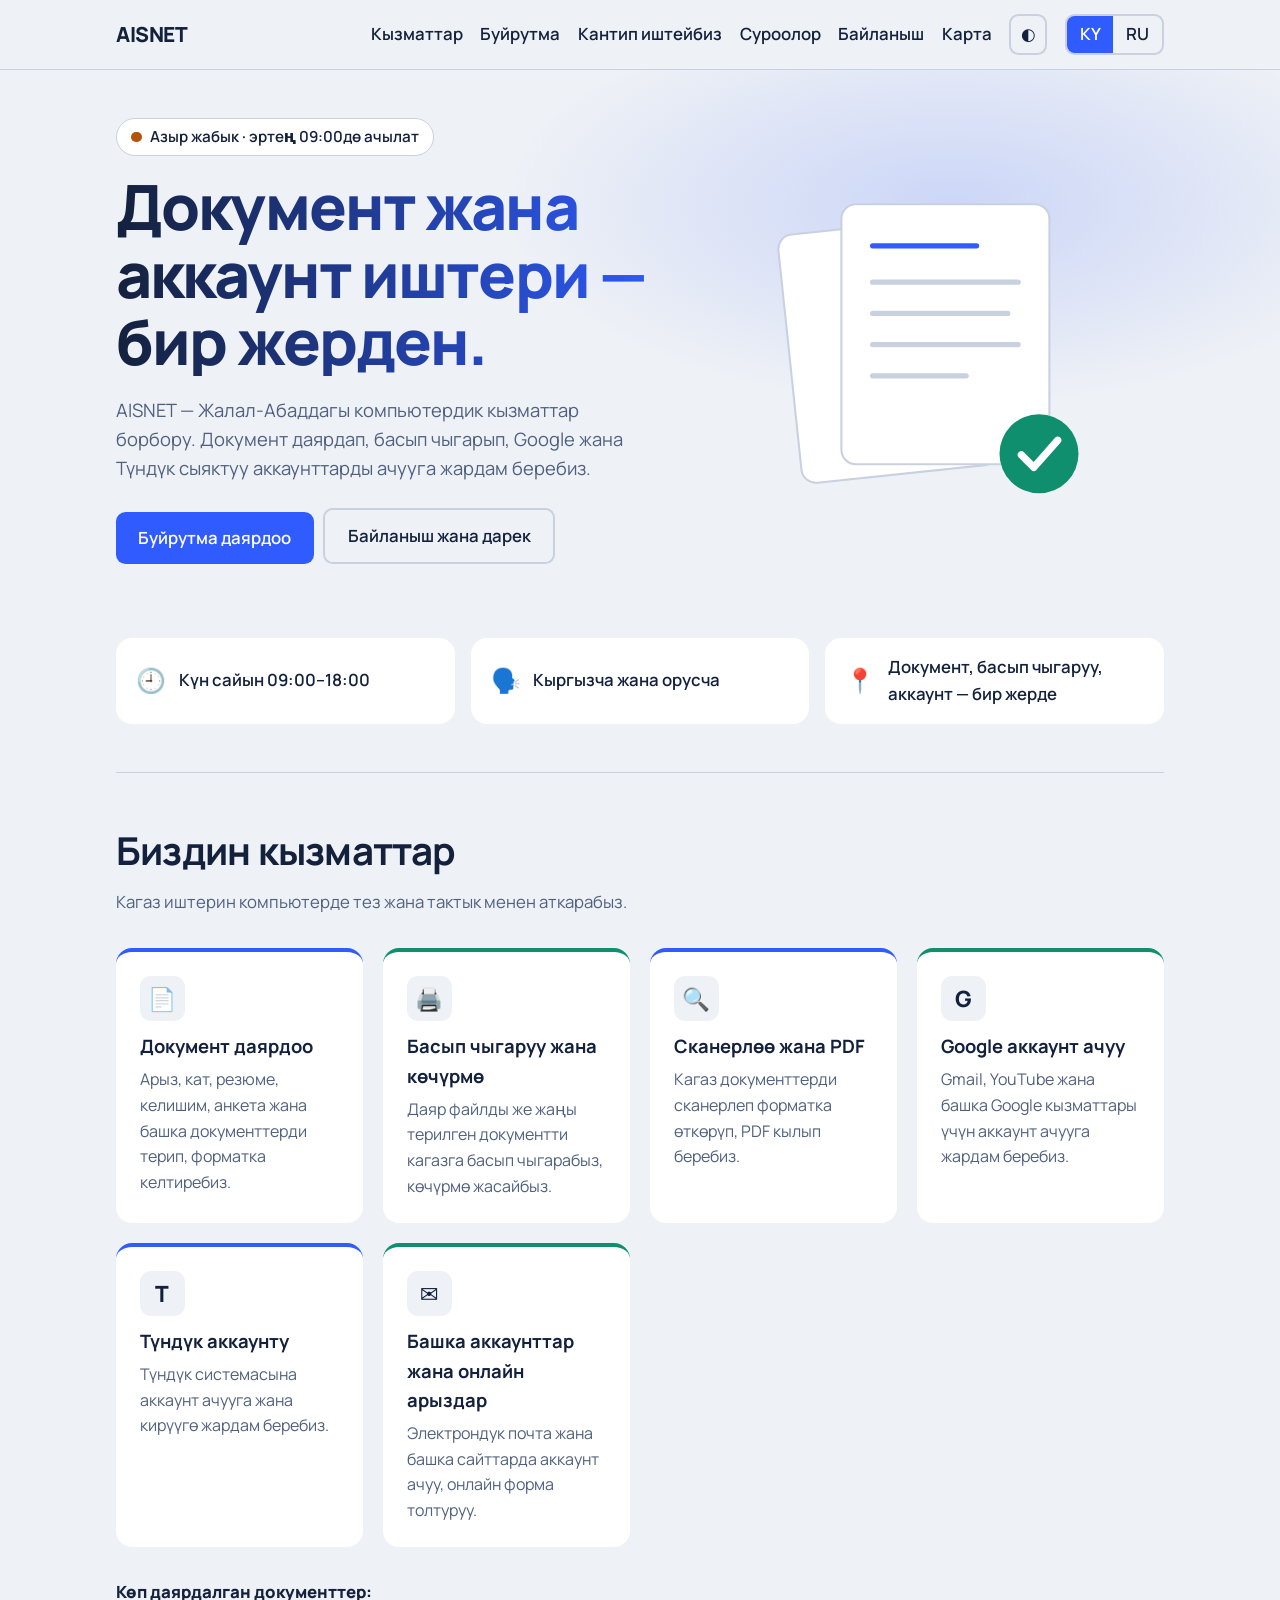
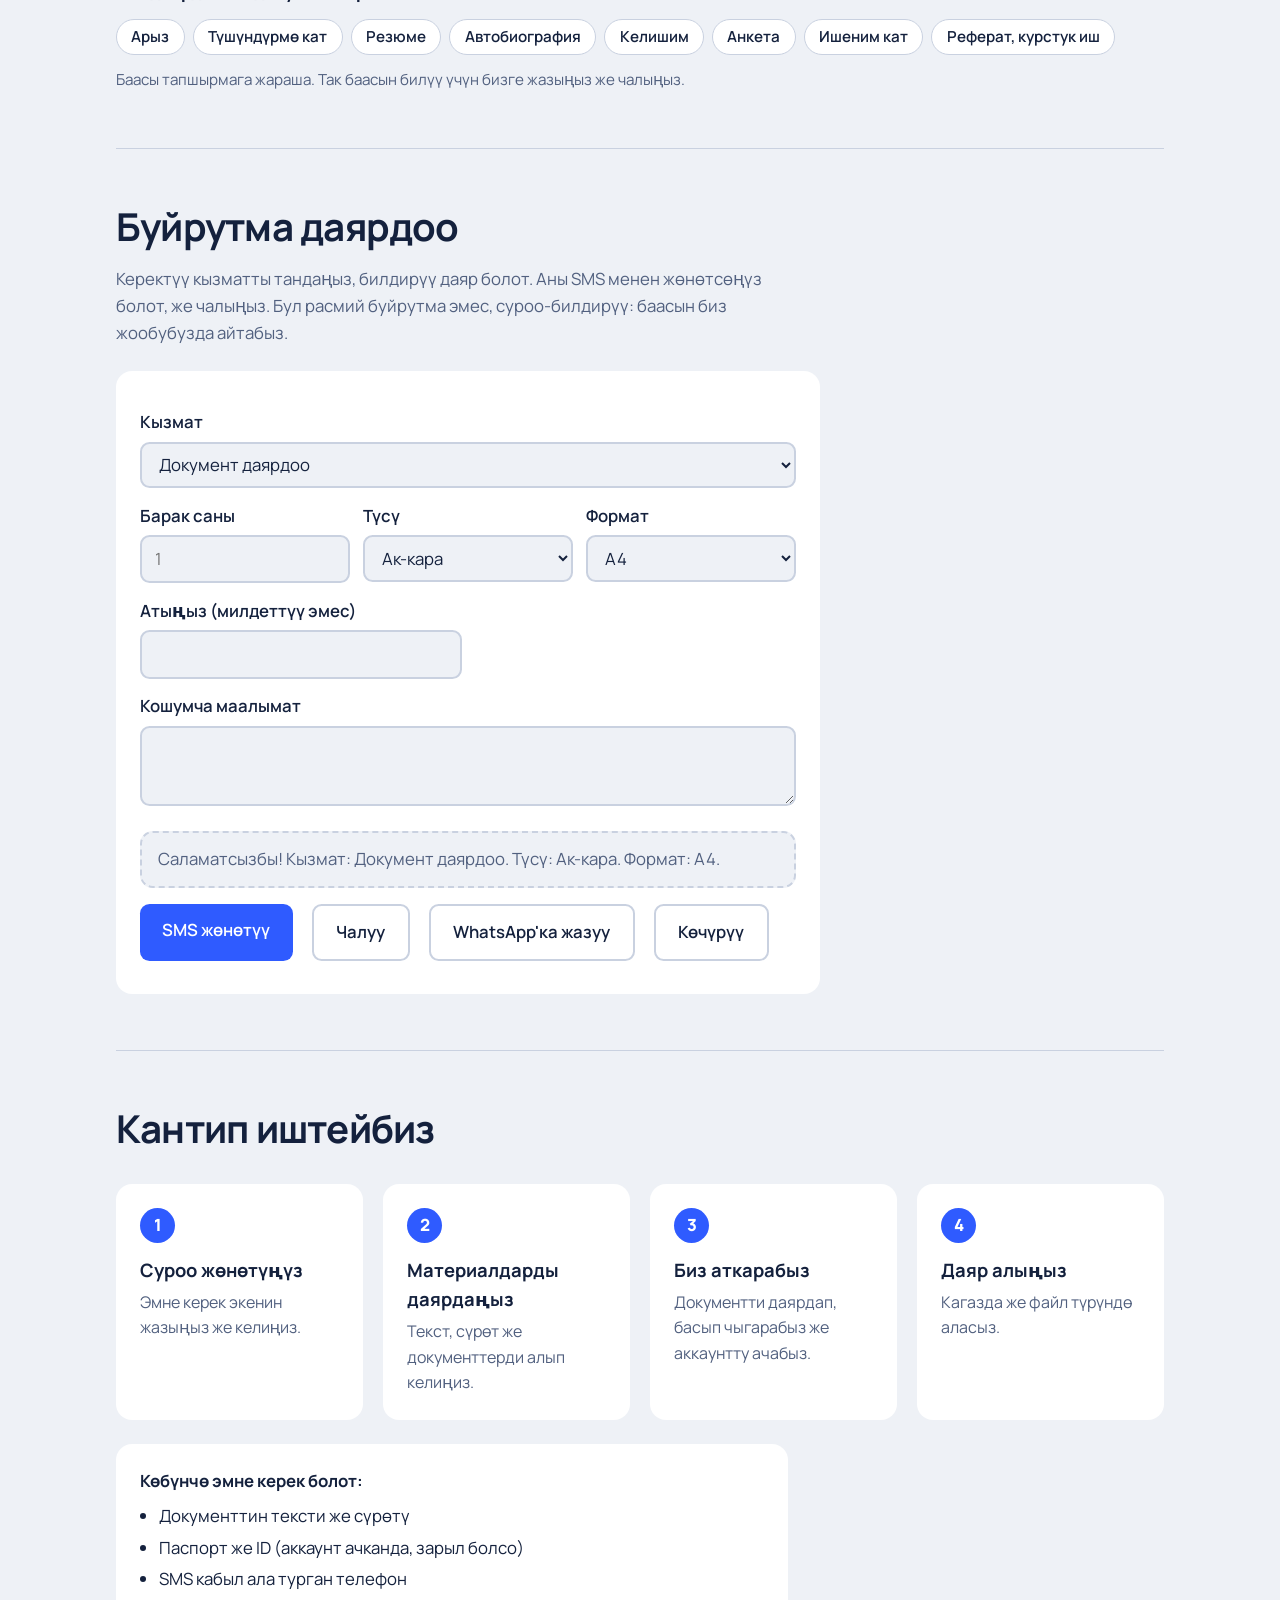
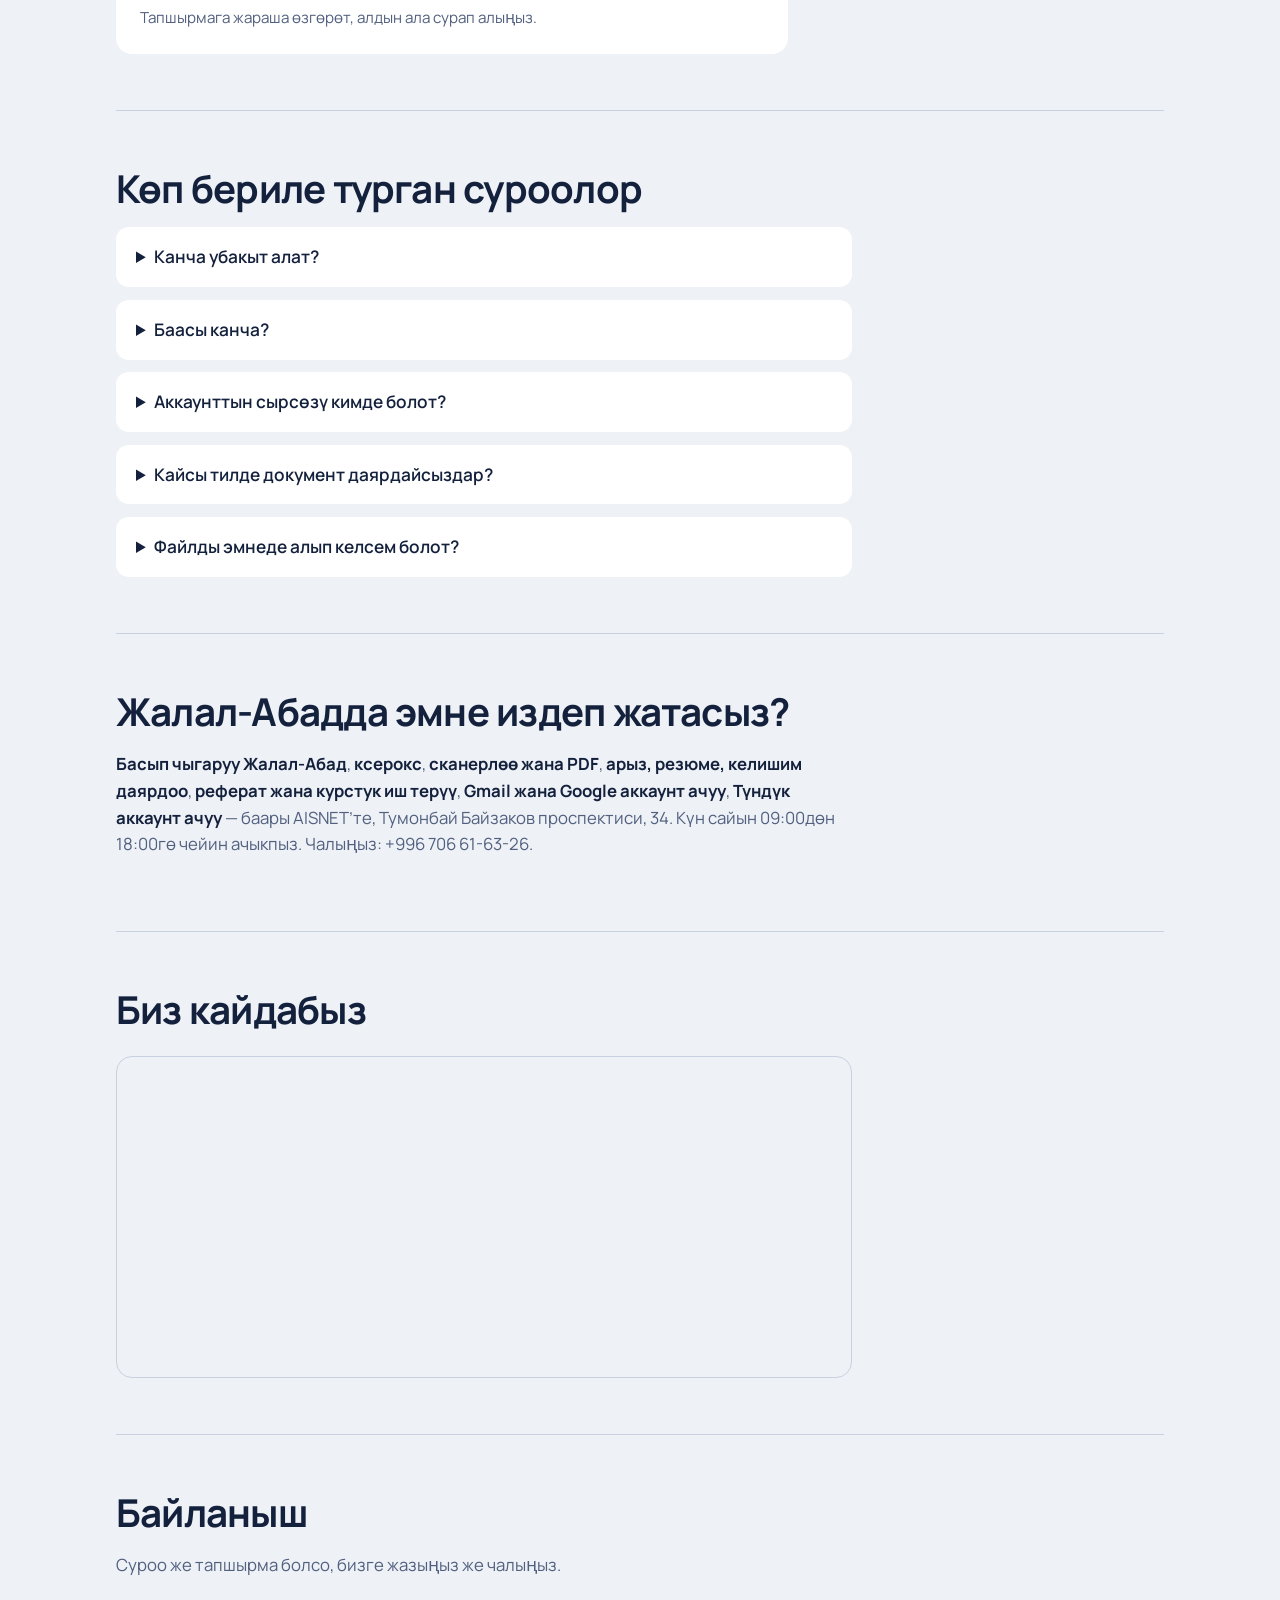
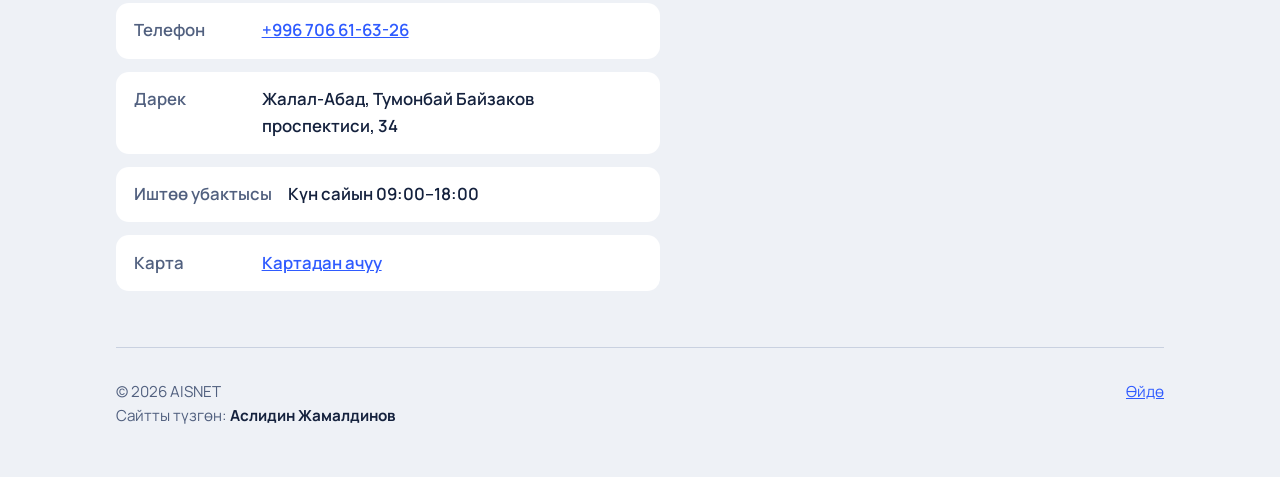
<file: index.html>
<!DOCTYPE html>
<html lang="ky">
<head>
<meta charset="utf-8">
<meta name="viewport" content="width=device-width, initial-scale=1, viewport-fit=cover">
<meta name="color-scheme" content="light dark">
<meta name="theme-color" content="#2f5bff">
<title>AISNET Жалал-Абад – басып чыгаруу, документ, аккаунт ачуу</title>
<meta name="description" content="AISNET, Жалал-Абад: басып чыгаруу, ксерокс, сканерлөө, документ даярдоо (арыз, резюме, келишим), Google жана Түндүк аккаунтун ачуу. Күн сайын 09:00–18:00. Тел: +996 706 61-63-26. Печать и документы в Джалал-Абаде.">
<meta name="keywords" content="басып чыгаруу Жалал-Абад, ксерокс Жалал-Абад, сканер, документ даярдоо, арыз, резюме, Gmail ачуу, Google аккаунт, Түндүк аккаунт, печать Джалал-Абад, ксерокс, сканирование, набор текста, создать Gmail, аккаунт Түндүк, AISNET">
<meta name="robots" content="index,follow,max-image-preview:large">
<meta name="geo.region" content="KG-J">
<meta name="geo.placename" content="Жалал-Абад">
<link rel="canonical" href="https://pocaevpoca74-cmyk.github.io/aisnet/">
<link rel="icon" href="data:image/svg+xml,%3Csvg xmlns='http://www.w3.org/2000/svg' viewBox='0 0 100 100'%3E%3Ctext y='.9em' font-size='90'%3E📄%3C/text%3E%3C/svg%3E">
<meta property="og:type" content="website">
<meta property="og:title" content="AISNET Жалал-Абад – басып чыгаруу, документ, аккаунт ачуу">
<meta property="og:description" content="Басып чыгаруу, ксерокс, сканерлөө, документ даярдоо, Google жана Түндүк аккаунттарын ачуу. Жалал-Абад, Тумонбай Байзаков проспектиси, 34.">
<meta property="og:url" content="https://pocaevpoca74-cmyk.github.io/aisnet/">
<meta property="og:locale" content="ky_KG">
<meta property="og:locale:alternate" content="ru_RU">
<meta name="twitter:card" content="summary">
<script type="application/ld+json">{"@context":"https://schema.org","@type":["LocalBusiness","ProfessionalService"],"name":"AISNET","url":"https://pocaevpoca74-cmyk.github.io/aisnet/","description":"Басып чыгаруу, ксерокс, сканерлөө, документ даярдоо жана Google, Түндүк аккаунттарын ачуу. Печать, копии, сканирование, документы и открытие аккаунтов.","telephone":"+996706616326","priceRange":"$","address":{"@type":"PostalAddress","streetAddress":"Тумонбай Байзаков проспектиси, 34","addressLocality":"Жалал-Абад","postalCode":"715600","addressCountry":"KG"},"openingHoursSpecification":{"@type":"OpeningHoursSpecification","dayOfWeek":["Monday","Tuesday","Wednesday","Thursday","Friday","Saturday","Sunday"],"opens":"09:00","closes":"18:00"},"areaServed":"Жалал-Абад","founder":{"@type":"Person","name":"Aslidin Jamaldinov"},"knowsLanguage":["ky","ru"],"hasOfferCatalog":{"@type":"OfferCatalog","name":"Кызматтар","itemListElement":[{"@type":"Offer","itemOffered":{"@type":"Service","name":"Басып чыгаруу жана ксерокс"}},{"@type":"Offer","itemOffered":{"@type":"Service","name":"Документ даярдоо"}},{"@type":"Offer","itemOffered":{"@type":"Service","name":"Сканерлөө жана PDF"}},{"@type":"Offer","itemOffered":{"@type":"Service","name":"Google аккаунт ачуу"}},{"@type":"Offer","itemOffered":{"@type":"Service","name":"Түндүк аккаунту"}}]}}</script>
<script type="application/ld+json">{"@context":"https://schema.org","@type":"FAQPage","mainEntity":[{"@type":"Question","name":"Канча убакыт алат?","acceptedAnswer":{"@type":"Answer","text":"Жөнөкөй документ же басып чыгаруу бир нече мүнөттө бүтөт. Татаал тапшырмалар көбүрөөк убакыт алышы мүмкүн."}},{"@type":"Question","name":"Баасы канча?","acceptedAnswer":{"@type":"Answer","text":"Баасы кызматка жана көлөмүнө жараша. Суроо жөнөтсөңүз, так баасын айтабыз."}},{"@type":"Question","name":"Аккаунттын сырсөзү кимде болот?","acceptedAnswer":{"@type":"Answer","text":"Сырсөздү өзүңүз коёсуз жана аны эч кимге айтпашыңыз керек. Аккаунт сиздики."}},{"@type":"Question","name":"Кайсы тилде документ даярдайсыздар?","acceptedAnswer":{"@type":"Answer","text":"Кыргызча жана орусча документтерди даярдайбыз."}},{"@type":"Question","name":"Файлды эмнеде алып келсем болот?","acceptedAnswer":{"@type":"Answer","text":"Флешкада же телефонуңузда алып келиңиз. Файлдын форматына күмөн болсо, алдын ала чалып сураңыз."}}]}</script>
<link rel="preconnect" href="https://fonts.googleapis.com">
<link rel="preconnect" href="https://fonts.gstatic.com" crossorigin>
<link href="https://fonts.googleapis.com/css2?family=Manrope:wght@400;600;800&display=swap" rel="stylesheet">
<style>
:root{--ink:#14213d;--paper:#eef1f6;--card:#fff;--signal:#2f5bff;--mint:#0f8f6e;--line:#c9d1e0;--muted:#51607f;--onsignal:#fff;--warn:#b45309;box-sizing:border-box;padding-top:env(safe-area-inset-top,0px);padding-bottom:env(safe-area-inset-bottom,0px)}
@media (prefers-color-scheme:dark){:root:not([data-theme="light"]){--ink:#e8edf8;--paper:#0e1526;--card:#16203a;--signal:#7d9bff;--mint:#3fd6b0;--line:#2a3657;--muted:#9aa8c8;--onsignal:#0e1526;--warn:#fbbf24}}
:root[data-theme="dark"]{--ink:#e8edf8;--paper:#0e1526;--card:#16203a;--signal:#7d9bff;--mint:#3fd6b0;--line:#2a3657;--muted:#9aa8c8;--onsignal:#0e1526;--warn:#fbbf24}
*{box-sizing:border-box}
html{scroll-behavior:smooth;scroll-padding-top:4.5rem}
body{margin:0;background:var(--paper);color:var(--ink);font-family:"Manrope",system-ui,-apple-system,"Segoe UI",Roboto,Arial,sans-serif;line-height:1.6;font-size:1.05rem}
html[lang="ky"] .ru,html[lang="ru"] .ky{display:none!important}
a{color:var(--signal)}
a:focus-visible,button:focus-visible,summary:focus-visible,input:focus-visible,select:focus-visible,textarea:focus-visible{outline:3px solid var(--signal);outline-offset:3px}
.skip{position:absolute;left:-999px;top:0;background:var(--signal);color:var(--onsignal);padding:.6rem 1rem;z-index:20;border-radius:0 0 .6rem 0}
.skip:focus{left:0}
.wrap{max-width:68rem;margin:0 auto;padding:0 1.25rem}
.prog{position:fixed;top:0;left:0;height:3px;width:0;background:var(--mint);z-index:9}
header.bar{position:sticky;top:0;z-index:5;background:var(--paper);border-bottom:1px solid var(--line)}
nav{display:flex;justify-content:space-between;align-items:center;padding:.9rem 0;gap:1rem}
nav b{font-size:1.3rem;font-weight:800;letter-spacing:-.02em}
.links{display:flex;align-items:center;gap:1.1rem;min-width:0;overflow-x:auto;scrollbar-width:none}
.links a{color:var(--ink);text-decoration:none;font-weight:600;white-space:nowrap}
.links a:hover{color:var(--signal)}
.lang{display:flex;border:2px solid var(--line);border-radius:.6rem;overflow:hidden;flex:none}
.lang button,.ico{font:inherit;font-weight:600;border:0;background:transparent;color:var(--ink);padding:.3rem .8rem;cursor:pointer}
.ico{border:2px solid var(--line);border-radius:.6rem;padding:.3rem .6rem;flex:none}
.lang button[aria-pressed="true"]{background:var(--signal);color:var(--onsignal)}
.hero{display:grid;grid-template-columns:1.1fr .9fr;gap:2rem;align-items:center;padding:3rem 0 3.5rem}
h1{font-size:clamp(2.1rem,5.6vw,3.9rem);line-height:1.08;margin:0 0 1.25rem;font-weight:800;letter-spacing:-.03em}
.hero p{max-width:34rem;color:var(--muted);font-size:1.15rem;margin:0 0 1.5rem}
.badge{display:inline-flex;align-items:center;gap:.5rem;background:var(--card);border:1px solid var(--line);border-radius:2rem;padding:.35rem .9rem;font-weight:600;font-size:.95rem;margin-bottom:1.1rem}
.dot{width:.65rem;height:.65rem;border-radius:50%;background:var(--muted)}
.badge.open .dot{background:var(--mint);box-shadow:0 0 0 4px color-mix(in srgb,var(--mint) 25%,transparent)}
.badge.closed .dot{background:var(--warn)}
.btn{display:inline-block;background:var(--signal);color:var(--onsignal);padding:.8rem 1.4rem;border-radius:.6rem;font-weight:600;text-decoration:none;margin:0 .6rem .6rem 0;border:0;font:inherit;font-weight:600;cursor:pointer}
.btn.alt{background:transparent;color:var(--ink);border:2px solid var(--line)}
svg.art{width:100%;height:auto;max-width:26rem;justify-self:center}
.art .sheet{fill:var(--card);stroke:var(--line);stroke-width:2}
.art .ln{stroke:var(--line);stroke-width:5;stroke-linecap:round}
.art .ln.s{stroke:var(--signal)}
.art .ok{fill:var(--mint)}
.art .tick{fill:none;stroke:var(--onsignal);stroke-width:7;stroke-linecap:round;stroke-linejoin:round}
.art .pulse{animation:pop 2.4s ease-in-out infinite;transform-origin:300px 270px}
@keyframes pop{0%,100%{transform:scale(1)}50%{transform:scale(1.08)}}
.why{display:grid;grid-template-columns:repeat(auto-fit,minmax(14rem,1fr));gap:1rem;padding-bottom:3rem}
.why div{background:var(--card);border-radius:1rem;padding:1rem 1.25rem;display:flex;gap:.8rem;align-items:center;font-weight:600}
.why i{font-style:normal;font-size:1.5rem}
section{padding:3.5rem 0;border-top:1px solid var(--line)}
section[hidden]{display:none}
h2{font-size:clamp(1.7rem,4vw,2.4rem);letter-spacing:-.02em;margin:0 0 1rem;line-height:1.15}
.lead{max-width:42rem;color:var(--muted)}
.grid{display:grid;grid-template-columns:repeat(auto-fit,minmax(15rem,1fr));gap:1.25rem;margin-top:2rem}
.svc{background:var(--card);border-radius:1rem;padding:1.5rem;border-top:4px solid var(--signal)}
.svc:nth-child(even){border-color:var(--mint)}
.svc .ic{display:grid;place-items:center;width:2.8rem;height:2.8rem;border-radius:.7rem;background:var(--paper);font-size:1.4rem;font-weight:800;margin-bottom:.7rem}
.svc h3{margin:0 0 .35rem;font-size:1.15rem}
.svc p{margin:0;color:var(--muted);font-size:1rem}
.chips{display:flex;flex-wrap:wrap;gap:.5rem;margin-top:.8rem}
.chips span{background:var(--card);border:1px solid var(--line);border-radius:2rem;padding:.3rem .9rem;font-weight:600;font-size:.95rem}
.sub{margin:2rem 0 0;font-weight:800}
.plist{max-width:42rem;margin-top:1.5rem;background:var(--card);border-radius:1rem;padding:.5rem 1.25rem}
.plist div{display:flex;justify-content:space-between;gap:1rem;padding:.75rem 0;border-bottom:1px solid var(--line)}
.plist div:last-child{border:0}
.plist b{white-space:nowrap}
.steps{counter-reset:s;list-style:none;padding:0;margin:2rem 0 0;display:grid;grid-template-columns:repeat(auto-fit,minmax(13rem,1fr));gap:1.25rem}
.steps li{counter-increment:s;background:var(--card);border-radius:1rem;padding:1.5rem}
.steps li::before{content:counter(s);display:grid;place-items:center;width:2.2rem;height:2.2rem;border-radius:50%;background:var(--signal);color:var(--onsignal);font-weight:800;margin-bottom:.8rem}
.steps h3{margin:0 0 .3rem;font-size:1.15rem}
.steps p{margin:0;color:var(--muted);font-size:1rem}
.need{background:var(--card);border-radius:1rem;padding:1.5rem;max-width:42rem;margin-top:1.5rem}
.need ul{margin:.5rem 0 0;padding-left:1.2rem}
.need li{margin:.3rem 0}
.note{color:var(--muted);font-size:.95rem;margin:.8rem 0 0}
.order{background:var(--card);border-radius:1rem;padding:1.5rem;max-width:44rem;margin-top:1.5rem}
.order label{display:block;font-weight:600;margin:.9rem 0 .35rem}
.order input,.order select,.order textarea{font:inherit;color:var(--ink);background:var(--paper);border:2px solid var(--line);border-radius:.6rem;padding:.55rem .8rem;width:100%}
.order textarea{min-height:5rem;resize:vertical}
.two{display:grid;grid-template-columns:1fr 1fr;gap:.8rem}
.three{display:grid;grid-template-columns:1fr 1fr 1fr;gap:.8rem}
.preview{background:var(--paper);border:2px dashed var(--line);border-radius:.8rem;padding:.8rem 1rem;margin-top:1.1rem;color:var(--muted);overflow-wrap:anywhere}
.acts{display:flex;flex-wrap:wrap;gap:.6rem;margin-top:1rem}
details{background:var(--card);border-radius:.8rem;padding:1rem 1.25rem;margin-top:.8rem;max-width:46rem}
summary{cursor:pointer;font-weight:600;font-size:1.08rem}
details p{margin:.7rem 0 0;color:var(--muted)}
.contact{display:grid;gap:.8rem;margin-top:1.5rem;max-width:34rem}
.contact .c{display:flex;gap:1rem;align-items:baseline;background:var(--card);border-radius:.8rem;padding:.9rem 1.1rem}
.contact .c span{min-width:7rem;color:var(--muted);font-weight:600}
.contact .c a,.contact .c b{font-weight:600;overflow-wrap:anywhere}
footer{padding:2rem 0 3rem;color:var(--muted);border-top:1px solid var(--line);font-size:.95rem;display:flex;justify-content:space-between;gap:1rem;flex-wrap:wrap}
footer b{color:var(--ink)}
.dock{display:none}
.rv{opacity:0;transform:translateY(14px);transition:opacity .6s ease,transform .6s ease}
.rv.in{opacity:1;transform:none}
@media (prefers-reduced-motion:reduce){.art .pulse{animation:none}html{scroll-behavior:auto}.rv{opacity:1;transform:none;transition:none}}
@media (max-width:48rem){
.hero{grid-template-columns:1fr}.contact .c{flex-direction:column;gap:.1rem}nav b{font-size:1.1rem}.three,.two{grid-template-columns:1fr}
body{padding-bottom:4.6rem}
.dock{display:flex;gap:.6rem;position:fixed;left:0;right:0;bottom:0;z-index:8;background:var(--paper);border-top:1px solid var(--line);padding:.6rem .8rem calc(.6rem + env(safe-area-inset-bottom,0px))}
.dock a{flex:1;text-align:center;text-decoration:none;font-weight:800;padding:.7rem .5rem;border-radius:.7rem;background:var(--signal);color:var(--onsignal)}
.dock a.alt{background:var(--card);color:var(--ink);border:2px solid var(--line)}
.dock a.wa{background:var(--mint);color:var(--onsignal)}
}
@media print{header.bar,.dock,.prog,.order,.hero svg{display:none!important}body{background:#fff;color:#000}}
</style>
<link rel="stylesheet" href="enhance.css">
<style>
h1{background:linear-gradient(90deg,var(--ink),var(--signal),var(--mint),var(--ink));background-size:300% 100%;-webkit-background-clip:text;background-clip:text;color:transparent;animation:shine 9s linear infinite}
@keyframes shine{to{background-position:300% 0}}
.btn{position:relative;overflow:hidden}
.rip{position:absolute;border-radius:50%;background:rgba(255,255,255,.45);transform:scale(0);animation:rip .6s linear;pointer-events:none}
@keyframes rip{to{transform:scale(4);opacity:0}}
.chips span{transition:transform .2s,background .2s}
.chips span:hover{transform:translateY(-3px) rotate(-2deg);background:var(--paper)}
.badge.open .dot{animation:ping 2s infinite}
@keyframes ping{70%{box-shadow:0 0 0 10px transparent}}
.svc:hover .ic{animation:wob .5s}
@keyframes wob{30%{transform:rotate(-12deg) scale(1.15)}60%{transform:rotate(8deg)}}
.art .ln{stroke-dasharray:150;stroke-dashoffset:150;animation:draw 1.1s ease forwards}
.art .ln:nth-of-type(2){animation-delay:.2s}.art .ln:nth-of-type(3){animation-delay:.4s}.art .ln:nth-of-type(4){animation-delay:.6s}.art .ln:nth-of-type(5){animation-delay:.8s}
@keyframes draw{to{stroke-dashoffset:0}}
.seo{max-width:46rem;color:var(--muted)}
.seo b{color:var(--ink)}
@media (prefers-reduced-motion:reduce){h1{animation:none;background:none;color:var(--ink)}.art .ln{animation:none;stroke-dashoffset:0}.badge.open .dot,.svc:hover .ic{animation:none}}
</style>
<script src="enhance.js" defer></script>
</head>
<body>
<a class="skip" href="#main"><span class="ky">Негизги мазмунга өтүү</span><span class="ru">Перейти к содержимому</span></a>
<div class="prog" id="prog"></div>
<header class="bar"><div class="wrap"><nav>
<b>AISNET</b>
<div class="links">
<a href="#services"><span class="ky">Кызматтар</span><span class="ru">Услуги</span></a>
<a href="#prices" id="nav-prices" hidden><span class="ky">Баалар</span><span class="ru">Цены</span></a>
<a href="#order"><span class="ky">Буйрутма</span><span class="ru">Заказ</span></a>
<a href="#how"><span class="ky">Кантип иштейбиз</span><span class="ru">Как работаем</span></a>
<a href="#faq"><span class="ky">Суроолор</span><span class="ru">Вопросы</span></a>
<a href="#contact"><span class="ky">Байланыш</span><span class="ru">Контакты</span></a>
<button type="button" class="ico" id="theme" aria-label="Theme">◐</button>
<div class="lang" role="group" aria-label="Тил / Язык"><button type="button" data-lang="ky" aria-pressed="true">KY</button><button type="button" data-lang="ru" aria-pressed="false">RU</button></div>
</div>
</nav></div></header>

<main class="wrap" id="main">
<div class="hero" id="top">
<div>
<div class="badge" id="status" aria-live="polite"><span class="dot"></span><span id="status-t"></span></div>
<h1 class="ky">Документ жана аккаунт иштери — бир жерден.</h1>
<h1 class="ru">Документы и аккаунты — всё в одном месте.</h1>
<p class="ky">AISNET — Жалал-Абаддагы компьютердик кызматтар борбору. Документ даярдап, басып чыгарып, Google жана Түндүк сыяктуу аккаунттарды ачууга жардам беребиз.</p>
<p class="ru">AISNET — центр компьютерных услуг в Джалал-Абаде. Оформляем документы, печатаем, сканируем и помогаем открыть аккаунты, например Google и Түндүк.</p>
<a class="btn" href="#order"><span class="ky">Буйрутма даярдоо</span><span class="ru">Подготовить заказ</span></a><a class="btn alt" href="#contact"><span class="ky">Байланыш жана дарек</span><span class="ru">Контакты и адрес</span></a>
</div>
<svg class="art" viewBox="0 0 400 340" role="img" aria-hidden="true">
<rect class="sheet" x="60" y="50" width="190" height="240" rx="14" transform="rotate(-6 155 170)"/>
<rect class="sheet" x="110" y="30" width="200" height="250" rx="14"/>
<line class="ln s" x1="140" y1="70" x2="240" y2="70"/>
<line class="ln" x1="140" y1="105" x2="280" y2="105"/>
<line class="ln" x1="140" y1="135" x2="270" y2="135"/>
<line class="ln" x1="140" y1="165" x2="280" y2="165"/>
<line class="ln" x1="140" y1="195" x2="230" y2="195"/>
<g class="pulse"><circle class="ok" cx="300" cy="270" r="38"/><path class="tick" d="M283 271 l12 12 l23 -26"/></g>
</svg>
</div>

<div class="why">
<div><i aria-hidden="true">🕘</i><span class="ky">Күн сайын 09:00–18:00</span><span class="ru">Ежедневно 09:00–18:00</span></div>
<div><i aria-hidden="true">🗣️</i><span class="ky">Кыргызча жана орусча</span><span class="ru">На кыргызском и русском</span></div>
<div><i aria-hidden="true">📍</i><span class="ky">Документ, басып чыгаруу, аккаунт — бир жерде</span><span class="ru">Документы, печать, аккаунты — в одном месте</span></div>
</div>

<section id="services">
<h2 class="ky">Биздин кызматтар</h2><h2 class="ru">Наши услуги</h2>
<p class="lead ky">Кагаз иштерин компьютерде тез жана тактык менен аткарабыз.</p>
<p class="lead ru">Быстро и аккуратно делаем бумажную работу на компьютере.</p>
<div class="grid">
<div class="svc"><div class="ic" aria-hidden="true">📄</div><h3 class="ky">Документ даярдоо</h3><h3 class="ru">Подготовка документов</h3><p class="ky">Арыз, кат, резюме, келишим, анкета жана башка документтерди терип, форматка келтиребиз.</p><p class="ru">Набираем и оформляем заявления, письма, резюме, договоры, анкеты и другие документы.</p></div>
<div class="svc"><div class="ic" aria-hidden="true">🖨️</div><h3 class="ky">Басып чыгаруу жана көчүрмө</h3><h3 class="ru">Печать и копии</h3><p class="ky">Даяр файлды же жаңы терилген документти кагазга басып чыгарабыз, көчүрмө жасайбыз.</p><p class="ru">Печатаем готовый файл или набранный документ, делаем копии.</p></div>
<div class="svc"><div class="ic" aria-hidden="true">🔍</div><h3 class="ky">Сканерлөө жана PDF</h3><h3 class="ru">Сканирование и PDF</h3><p class="ky">Кагаз документтерди сканерлеп форматка өткөрүп, PDF кылып беребиз.</p><p class="ru">Переводим бумажные документы в цифровой вид и сохраняем в PDF.</p></div>
<div class="svc"><div class="ic" aria-hidden="true">G</div><h3 class="ky">Google аккаунт ачуу</h3><h3 class="ru">Открытие аккаунта Google</h3><p class="ky">Gmail, YouTube жана башка Google кызматтары үчүн аккаунт ачууга жардам беребиз.</p><p class="ru">Помогаем создать аккаунт для Gmail, YouTube и других сервисов Google.</p></div>
<div class="svc"><div class="ic" aria-hidden="true">Т</div><h3 class="ky">Түндүк аккаунту</h3><h3 class="ru">Аккаунт Түндүк</h3><p class="ky">Түндүк системасына аккаунт ачууга жана кирүүгө жардам беребиз.</p><p class="ru">Помогаем создать аккаунт в системе Түндүк и войти в неё.</p></div>
<div class="svc"><div class="ic" aria-hidden="true">✉️</div><h3 class="ky">Башка аккаунттар жана онлайн арыздар</h3><h3 class="ru">Другие аккаунты и онлайн-заявки</h3><p class="ky">Электрондук почта жана башка сайттарда аккаунт ачуу, онлайн форма толтуруу.</p><p class="ru">Создание почты и аккаунтов на других сайтах, заполнение онлайн-форм.</p></div>
</div>
<p class="sub ky">Көп даярдалган документтер:</p><p class="sub ru">Что чаще всего готовим:</p>
<div class="chips">
<span class="ky">Арыз</span><span class="ru">Заявление</span>
<span class="ky">Түшүндүрмө кат</span><span class="ru">Объяснительная</span>
<span class="ky">Резюме</span><span class="ru">Резюме</span>
<span class="ky">Автобиография</span><span class="ru">Автобиография</span>
<span class="ky">Келишим</span><span class="ru">Договор</span>
<span class="ky">Анкета</span><span class="ru">Анкета</span>
<span class="ky">Ишеним кат</span><span class="ru">Доверенность</span>
<span class="ky">Реферат, курстук иш</span><span class="ru">Реферат, курсовая</span>
</div>
<p class="note ky">Баасы тапшырмага жараша. Так баасын билүү үчүн бизге жазыңыз же чалыңыз.</p>
<p class="note ru">Цена зависит от задачи. Напишите или позвоните нам, чтобы узнать точную стоимость.</p>
</section>

<section id="prices" hidden>
<h2 class="ky">Баалар</h2><h2 class="ru">Цены</h2>
<div class="plist" id="plist"></div>
<p class="note ky">Баалар өзгөрүшү мүмкүн. Так баасын тактап алыңыз.</p>
<p class="note ru">Цены могут меняться. Уточняйте актуальную стоимость.</p>
</section>

<section id="order">
<h2 class="ky">Буйрутма даярдоо</h2><h2 class="ru">Подготовить заказ</h2>
<p class="lead ky">Керектүү кызматты тандаңыз, билдирүү даяр болот. Аны SMS менен жөнөтсөңүз болот, же чалыңыз. Бул расмий буйрутма эмес, суроо-билдирүү: баасын биз жообубузда айтабыз.</p>
<p class="lead ru">Выберите нужную услугу, и сообщение будет готово. Его можно отправить по SMS или просто позвонить. Это не официальный заказ, а запрос: цену назовём в ответе.</p>
<div class="order">
<label for="os"><span class="ky">Кызмат</span><span class="ru">Услуга</span></label>
<select id="os"></select>
<div id="ofields">
<div class="three">
<div><label for="on"><span class="ky">Барак саны</span><span class="ru">Кол-во страниц</span></label><input id="on" type="number" min="1" inputmode="numeric" placeholder="1"></div>
<div><label for="oc"><span class="ky">Түсү</span><span class="ru">Цвет</span></label><select id="oc"></select></div>
<div><label for="of"><span class="ky">Формат</span><span class="ru">Формат</span></label><select id="of"></select></div>
</div>
</div>
<div class="two">
<div><label for="ou"><span class="ky">Атыңыз (милдеттүү эмес)</span><span class="ru">Ваше имя (необязательно)</span></label><input id="ou" type="text" autocomplete="name"></div>
<div></div>
</div>
<label for="om"><span class="ky">Кошумча маалымат</span><span class="ru">Комментарий</span></label>
<textarea id="om"></textarea>
<p class="preview" id="opreview"></p>
<div class="acts">
<a class="btn" id="osms" href="#"></a>
<a class="btn alt" id="ocall" href="#"></a>
<a class="btn alt" id="owa" href="#" hidden rel="noopener"></a>
<button type="button" class="btn alt" id="ocopy"></button>
</div>
</div>
</section>

<section id="how">
<h2 class="ky">Кантип иштейбиз</h2><h2 class="ru">Как мы работаем</h2>
<ol class="steps">
<li><h3 class="ky">Суроо жөнөтүңүз</h3><h3 class="ru">Отправьте запрос</h3><p class="ky">Эмне керек экенин жазыңыз же келиңиз.</p><p class="ru">Напишите, что нужно, или приходите лично.</p></li>
<li><h3 class="ky">Материалдарды даярдаңыз</h3><h3 class="ru">Подготовьте материалы</h3><p class="ky">Текст, сүрөт же документтерди алып келиңиз.</p><p class="ru">Принесите текст, фото или документы.</p></li>
<li><h3 class="ky">Биз аткарабыз</h3><h3 class="ru">Мы выполняем</h3><p class="ky">Документти даярдап, басып чыгарабыз же аккаунтту ачабыз.</p><p class="ru">Готовим документ, печатаем или открываем аккаунт.</p></li>
<li><h3 class="ky">Даяр алыңыз</h3><h3 class="ru">Получите результат</h3><p class="ky">Кагазда же файл түрүндө аласыз.</p><p class="ru">Получаете на бумаге или в виде файла.</p></li>
</ol>
<div class="need">
<b class="ky">Көбүнчө эмне керек болот:</b><b class="ru">Что обычно нужно:</b>
<ul class="ky"><li>Документтин тексти же сүрөтү</li><li>Паспорт же ID (аккаунт ачканда, зарыл болсо)</li><li>SMS кабыл ала турган телефон</li></ul>
<ul class="ru"><li>Текст или фото документа</li><li>Паспорт или ID (при открытии аккаунта, если нужно)</li><li>Телефон для получения SMS</li></ul>
<p class="note ky">Тапшырмага жараша өзгөрөт, алдын ала сурап алыңыз.</p>
<p class="note ru">Зависит от задачи, уточните заранее.</p>
</div>
</section>

<section id="faq">
<h2 class="ky">Көп бериле турган суроолор</h2><h2 class="ru">Частые вопросы</h2>
<details class="ky"><summary>Канча убакыт алат?</summary><p>Жөнөкөй документ же басып чыгаруу бир нече мүнөттө бүтөт. Татаал тапшырмалар көбүрөөк убакыт алышы мүмкүн.</p></details>
<details class="ru"><summary>Сколько это занимает времени?</summary><p>Простой документ или печать делаются за несколько минут. Сложные задачи могут занять больше времени.</p></details>
<details class="ky"><summary>Баасы канча?</summary><p>Баасы кызматка жана көлөмүнө жараша. Суроо жөнөтсөңүз, так баасын айтабыз.</p></details>
<details class="ru"><summary>Сколько это стоит?</summary><p>Цена зависит от услуги и объёма. Отправьте запрос, и мы назовём точную стоимость.</p></details>
<details class="ky"><summary>Аккаунттын сырсөзү кимде болот?</summary><p>Сырсөздү өзүңүз коёсуз жана аны эч кимге айтпашыңыз керек. Аккаунт сиздики.</p></details>
<details class="ru"><summary>У кого остаётся пароль от аккаунта?</summary><p>Пароль вы задаёте сами, и никому его сообщать не нужно. Аккаунт принадлежит вам.</p></details>
<details class="ky"><summary>Кайсы тилде документ даярдайсыздар?</summary><p>Кыргызча жана орусча документтерди даярдайбыз.</p></details>
<details class="ru"><summary>На каких языках готовите документы?</summary><p>Готовим документы на кыргызском и русском языках.</p></details>
<details class="ky"><summary>Файлды эмнеде алып келсем болот?</summary><p>Флешкада же телефонуңузда алып келиңиз. Файлдын форматына күмөн болсо, алдын ала чалып сураңыз.</p></details>
<details class="ru"><summary>На чём можно принести файл?</summary><p>Приносите на флешке или на телефоне. Если не уверены в формате файла, позвоните и уточните заранее.</p></details>
</section>

<section id="seo">
<h2 class="ky">Жалал-Абадда эмне издеп жатасыз?</h2><h2 class="ru">Что вы ищете в Джалал-Абаде?</h2>
<p class="seo ky"><b>Басып чыгаруу Жалал-Абад</b>, <b>ксерокс</b>, <b>сканерлөө жана PDF</b>, <b>арыз, резюме, келишим даярдоо</b>, <b>реферат жана курстук иш терүү</b>, <b>Gmail жана Google аккаунт ачуу</b>, <b>Түндүк аккаунт ачуу</b> — баары AISNET’те, Тумонбай Байзаков проспектиси, 34. Күн сайын 09:00дөн 18:00гө чейин ачыкпыз. Чалыңыз: +996 706 61-63-26.</p>
<p class="seo ru"><b>Печать документов в Джалал-Абаде</b>, <b>ксерокс</b>, <b>сканирование и PDF</b>, <b>заявление, резюме, договор</b>, <b>набор рефератов и курсовых</b>, <b>создать Gmail и аккаунт Google</b>, <b>аккаунт Түндүк</b> — всё в AISNET, проспект Тумонбая Байзакова, 34. Работаем ежедневно с 09:00 до 18:00. Звоните: +996 706 61-63-26.</p>
</section>

<section id="contact">
<h2 class="ky">Байланыш</h2><h2 class="ru">Контакты</h2>
<p class="lead ky">Суроо же тапшырма болсо, бизге жазыңыз же чалыңыз.</p>
<p class="lead ru">Есть вопрос или задача — напишите или позвоните нам.</p>
<div class="contact" id="contact-list"></div>
</section>
</main>

<div class="wrap"><footer>
<div><div>© 2026 AISNET</div><div><span class="ky">Сайтты түзгөн:</span><span class="ru">Автор сайта:</span> <b class="ky">Аслидин Жамалдинов</b><b class="ru">Аслидин Джамалдинов</b></div></div>
<a href="#top" onclick="window.scrollTo(0,0);return false"><span class="ky">Өйдө</span><span class="ru">Наверх</span></a>
</footer></div>

<div class="dock" id="dock">
<a href="tel:+996706616326" id="dock-call">📞 <span class="ky">Чалуу</span><span class="ru">Позвонить</span></a>
<a class="alt" href="#order">✍️ <span class="ky">Буйрутма</span><span class="ru">Заказ</span></a>
</div>

<noscript><div class="wrap"><p class="note">JavaScript өчүк болсо да негизги маалымат жогоруда көрүнөт. / Основная информация доступна и без JavaScript. Тел.: +996 706 61-63-26</p></div></noscript>

<script>
/* ====== БАЙЛАНЫШ МААЛЫМАТЫ / КОНТАКТЫ — бул жерди толтуруңуз ======
   whatsapp: "996XXXXXXXXX" (бош жайгаштырыңыз, + жок) — номер WhatsApp'та болсо гана толтуруңуз
   telegram: "username" (@ жок)
   PRICES: баалар тизмеси. Бош болсо, "Баалар" бөлүмү көрүнбөйт.
   Мисал: {ky:"Ак-кара басып чыгаруу (A4, 1 бет)", ru:"Ч/б печать (A4, 1 стр.)", price:"... сом"} */
var C={
 phone:"+996 706 61-63-26",
 whatsapp:"",
 telegram:"",
 address:{ky:"Жалал-Абад, Тумонбай Байзаков проспектиси, 34",ru:"Джалал-Абад, проспект Тумонбая Байзакова, 34"},
 hours:{ky:"Күн сайын 09:00–18:00",ru:"Ежедневно 09:00–18:00"},
 map:"https://www.google.com/maps/search/?api=1&query=%D0%9F%D1%80%D0%BE%D1%81%D0%BF%D0%B5%D0%BA%D1%82+%D0%A2%D1%83%D0%BC%D0%BE%D0%BD%D0%B1%D0%B0%D1%8F+%D0%91%D0%B0%D0%B9%D0%B7%D0%B0%D0%BA%D0%BE%D0%B2%D0%B0+34+%D0%94%D0%B6%D0%B0%D0%BB%D0%B0%D0%BB-%D0%90%D0%B1%D0%B0%D0%B4"
};
var PRICES=[];
var H={o:540,c:1080}; /* 09:00 жана 18:00, Бишкек убактысы (UTC+6) */

var L={
 ky:{phone:"Телефон",whatsapp:"WhatsApp",telegram:"Telegram",address:"Дарек",hours:"Иштөө убактысы",map:"Карта",open:"Картадан ачуу",write:"Жазуу",copyPhone:"Көчүрүү",empty:"Байланыш маалыматы жакында кошулат.",title:"AISNET Жалал-Абад – басып чыгаруу, документ, аккаунт ачуу",
  hi:"Саламатсызбы!",svc:"Кызмат",pages:"Барак саны",color:"Түсү",fmt:"Формат",comment:"Кошумча",name:"Атым",sms:"SMS жөнөтүү",call:"Чалуу",wa:"WhatsApp'ка жазуу",copy:"Көчүрүү",copied:"Көчүрүлдү!",empty2:"Кызматты тандаңыз",
  openNow:"Азыр ачык · 18:00гө чейин",closedToday:"Азыр жабык · бүгүн 09:00дө ачылат",closedTomorrow:"Азыр жабык · эртең 09:00дө ачылат"},
 ru:{phone:"Телефон",whatsapp:"WhatsApp",telegram:"Telegram",address:"Адрес",hours:"Часы работы",map:"Карта",open:"Открыть на карте",write:"Написать",copyPhone:"Копировать",empty:"Контактные данные скоро появятся.",title:"AISNET Джалал-Абад – печать, документы, открытие аккаунтов",
  hi:"Здравствуйте!",svc:"Услуга",pages:"Кол-во страниц",color:"Цвет",fmt:"Формат",comment:"Дополнительно",name:"Меня зовут",sms:"Отправить SMS",call:"Позвонить",wa:"Написать в WhatsApp",copy:"Копировать",copied:"Скопировано!",empty2:"Выберите услугу",
  openNow:"Сейчас открыто · до 18:00",closedToday:"Сейчас закрыто · сегодня откроемся в 09:00",closedTomorrow:"Сейчас закрыто · завтра откроемся в 09:00"}
};
var SVC={
 doc:{ky:"Документ даярдоо",ru:"Подготовка документов",f:1},
 print:{ky:"Басып чыгаруу / көчүрмө",ru:"Печать / копии",f:1},
 scan:{ky:"Сканерлөө / PDF",ru:"Сканирование / PDF",f:1},
 google:{ky:"Google аккаунт ачуу",ru:"Открытие аккаунта Google"},
 tunduk:{ky:"Түндүк аккаунту",ru:"Аккаунт Түндүк"},
 other:{ky:"Башка суроо",ru:"Другой вопрос"}
};
var COL={bw:{ky:"Ак-кара",ru:"Ч/б"},color:{ky:"Түстүү",ru:"Цветная"}};
var FMT=["A4","A3","A5"];
var cur="ky";
function $(i){return document.getElementById(i)}
function esc(s){return String(s).replace(/[&<>"']/g,function(c){return {"&":"&amp;","<":"&lt;",">":"&gt;",'"':"&quot;","'":"&#39;"}[c]})}
function pick(v){return v&&typeof v==="object"?(v[cur]||""):(v||"")}
function digits(s){return String(s).replace(/\D/g,"")}
function fill(id,keys,label){
 var s=$(id);
 if(!s.options.length)keys.forEach(function(k){var o=document.createElement("option");o.value=k;s.appendChild(o)});
 for(var i=0;i<s.options.length;i++)s.options[i].textContent=label(s.options[i].value);
}
function msg(){
 var d=L[cur],k=$("os").value,s=SVC[k],p=[d.hi,d.svc+": "+s[cur]+"."];
 if(s.f){
  var n=$("on").value.trim();if(n)p.push(d.pages+": "+n+".");
  p.push(d.color+": "+COL[$("oc").value][cur]+".");
  p.push(d.fmt+": "+$("of").value+".");
 }
 var c=$("om").value.trim();if(c)p.push(d.comment+": "+c);
 var nm=$("ou").value.trim();if(nm)p.push(d.name+": "+nm+".");
 return p.join(" ");
}
function order(){
 var d=L[cur],t=msg(),num=C.phone?C.phone.replace(/[^\d+]/g,""):"";
 $("ofields").hidden=!SVC[$("os").value].f;
 $("opreview").textContent=t;
 var sms=$("osms"),call=$("ocall"),wa=$("owa");
 sms.textContent=d.sms;call.textContent=d.call;wa.textContent=d.wa;$("ocopy").textContent=d.copy;
 if(num){sms.href="sms:"+num+"?body="+encodeURIComponent(t);call.href="tel:"+num;sms.hidden=false;call.hidden=false}else{sms.hidden=true;call.hidden=true}
 if(C.whatsapp){wa.href="https://wa.me/"+digits(C.whatsapp)+"?text="+encodeURIComponent(t);wa.hidden=false}else{wa.hidden=true}
}
function contact(){
 var d=L[cur],r=[],ad=pick(C.address),hr=pick(C.hours);
 if(C.phone)r.push([d.phone,'<a href="tel:'+esc(C.phone.replace(/[^\d+]/g,""))+'">'+esc(C.phone)+'</a>']);
 if(C.whatsapp)r.push([d.whatsapp,'<a href="https://wa.me/'+esc(digits(C.whatsapp))+'" rel="noopener">'+d.write+'</a>']);
 if(C.telegram)r.push([d.telegram,'<a href="https://t.me/'+esc(C.telegram.replace(/^@/,""))+'" rel="noopener">@'+esc(C.telegram.replace(/^@/,""))+'</a>']);
 if(ad)r.push([d.address,'<b>'+esc(ad)+'</b>']);
 if(hr)r.push([d.hours,'<b>'+esc(hr)+'</b>']);
 if(C.map&&/^https:\/\//.test(C.map))r.push([d.map,'<a href="'+esc(C.map)+'" rel="noopener">'+d.open+'</a>']);
 $("contact-list").innerHTML=r.length?r.map(function(x){return '<div class="c"><span>'+x[0]+'</span>'+x[1]+'</div>'}).join(""):'<p class="note">'+d.empty+'</p>';
}
function status(){
 var d=L[cur],t=new Date(Date.now()+6*36e5),m=t.getUTCHours()*60+t.getUTCMinutes(),b=$("status"),txt;
 if(m>=H.o&&m<H.c){b.className="badge open";txt=d.openNow}
 else{b.className="badge closed";txt=m<H.o?d.closedToday:d.closedTomorrow}
 $("status-t").textContent=txt;
}
function prices(){
 var has=PRICES&&PRICES.length;
 $("prices").hidden=!has;$("nav-prices").hidden=!has;
 if(has)$("plist").innerHTML=PRICES.map(function(p){return '<div><span>'+esc(pick(p))+'</span><b>'+esc(p.price||"")+'</b></div>'}).join("");
}
function setLang(l){
 if(!L[l])return;cur=l;
 document.documentElement.lang=l;document.title=L[l].title;
 document.querySelectorAll("[data-lang]").forEach(function(b){b.setAttribute("aria-pressed",b.getAttribute("data-lang")===l)});
 fill("os",Object.keys(SVC),function(k){return SVC[k][l]});
 fill("oc",Object.keys(COL),function(k){return COL[k][l]});
 fill("of",FMT,function(k){return k});
 contact();status();prices();order();
 try{localStorage.setItem("aisnet-lang",l)}catch(e){}
}
document.querySelectorAll("[data-lang]").forEach(function(b){b.addEventListener("click",function(){setLang(b.getAttribute("data-lang"))})});
["os","on","oc","of","ou","om"].forEach(function(id){$(id).addEventListener("input",order);$(id).addEventListener("change",order)});
$("ocopy").addEventListener("click",function(){
 var t=msg(),b=this,d=L[cur];
 function ok(){b.textContent=d.copied;setTimeout(function(){b.textContent=d.copy},1800)}
 if(navigator.clipboard&&navigator.clipboard.writeText){navigator.clipboard.writeText(t).then(ok,function(){})}
 else{var a=document.createElement("textarea");a.value=t;document.body.appendChild(a);a.select();try{document.execCommand("copy");ok()}catch(e){}document.body.removeChild(a)}
});
$("theme").addEventListener("click",function(){
 var r=document.documentElement,t=r.getAttribute("data-theme");
 var dark=t?t==="dark":matchMedia("(prefers-color-scheme:dark)").matches;
 var n=dark?"light":"dark";r.setAttribute("data-theme",n);
 try{localStorage.setItem("aisnet-theme",n)}catch(e){}
});
window.addEventListener("scroll",function(){
 var h=document.documentElement,m=h.scrollHeight-h.clientHeight;
 $("prog").style.width=(m>0?h.scrollTop/m*100:0)+"%";
},{passive:true});
(function(){
 var dock=$("dock");
 if(C.whatsapp){var a=document.createElement("a");a.className="wa";a.rel="noopener";a.href="https://wa.me/"+digits(C.whatsapp);a.textContent="WhatsApp";dock.insertBefore(a,dock.children[1])}
 if("IntersectionObserver" in window&&!matchMedia("(prefers-reduced-motion:reduce)").matches){
  var io=new IntersectionObserver(function(es){es.forEach(function(e){if(e.isIntersecting){e.target.classList.add("in");io.unobserve(e.target)}})},{threshold:.08});
  document.querySelectorAll("main section").forEach(function(s){s.classList.add("rv");io.observe(s)});
 }
 setInterval(status,60000);
})();
var s=null;
try{s=localStorage.getItem("aisnet-lang");var th=localStorage.getItem("aisnet-theme");if(th)document.documentElement.setAttribute("data-theme",th)}catch(e){}
if(!s&&/^ru/i.test(navigator.language||""))s="ru";
setLang(L[s]?s:"ky");
/* қосымча анимация: ripple + 3D tilt */
document.addEventListener("click",function(e){var b=e.target.closest&&e.target.closest(".btn");if(!b)return;var r=b.getBoundingClientRect(),d=Math.max(r.width,r.height),p=document.createElement("span");p.className="rip";p.style.cssText="width:"+d+"px;height:"+d+"px;left:"+(e.clientX-r.left-d/2)+"px;top:"+(e.clientY-r.top-d/2)+"px";b.appendChild(p);setTimeout(function(){p.remove()},600)});
if(!matchMedia("(prefers-reduced-motion:reduce)").matches)document.querySelectorAll(".svc").forEach(function(c){
 setTimeout(function(){c.style.setProperty("--d","0s")},1500);
 c.addEventListener("pointermove",function(e){if(e.pointerType!=="mouse")return;var r=c.getBoundingClientRect(),x=(e.clientX-r.left)/r.width-.5,y=(e.clientY-r.top)/r.height-.5;c.style.transform="perspective(600px) rotateY("+x*8+"deg) rotateX("+-y*8+"deg) translateY(-4px)"});
 c.addEventListener("pointerleave",function(){c.style.transform=""});
});
</script>
</body>
</html>
</file>
<file: enhance.css>
/* AISNET enhance.css — mevcut renk değişkenlerini kullanır (açık/koyu tema uyumlu) */
.hero::before{content:"";position:absolute;inset:0 -20vw auto;height:28rem;background:radial-gradient(40rem 18rem at 70% 30%,color-mix(in srgb,var(--signal) 18%,transparent),transparent 70%);pointer-events:none;z-index:-1}
.hero{position:relative}
svg.art{animation:float 6s ease-in-out infinite}
@keyframes float{0%,100%{transform:translateY(0)}50%{transform:translateY(-10px)}}
.btn{transition:transform .2s,box-shadow .2s}
.btn:hover{transform:translateY(-2px);box-shadow:0 8px 20px color-mix(in srgb,var(--signal) 30%,transparent)}
.btn:active{transform:scale(.97)}
.svc,.steps li,.why div{transition:transform .25s,box-shadow .25s}
.svc:hover,.steps li:hover,.why div:hover{transform:translateY(-4px);box-shadow:0 12px 28px rgba(0,0,0,.12)}
.grid .svc,.steps li{opacity:0;transform:translateY(16px)}
.grid .svc.in,.steps li.in{opacity:1;transform:none;transition:opacity .5s var(--d,0s),transform .5s var(--d,0s)}
.gal{display:grid;grid-template-columns:repeat(auto-fill,minmax(14rem,1fr));gap:1rem;margin-top:2rem}
.gal img{width:100%;aspect-ratio:4/3;object-fit:cover;border-radius:1rem;background:var(--card);transition:transform .3s}
.gal img:hover{transform:scale(1.03)}
.revs{display:grid;grid-template-columns:repeat(auto-fit,minmax(16rem,1fr));gap:1.25rem;margin-top:2rem}
.rev{background:var(--card);border-radius:1rem;padding:1.25rem;border-left:4px solid var(--mint)}
.rev .st{color:var(--warn);letter-spacing:.1em}
.rev p{margin:.4rem 0}
.mapbox{margin-top:1.5rem;border-radius:1rem;overflow:hidden;border:1px solid var(--line);max-width:46rem}
.mapbox iframe{display:block;width:100%;height:20rem;border:0}
@media (max-width:48rem){.svc:hover,.steps li:hover,.why div:hover{transform:none;box-shadow:none}.mapbox iframe{height:16rem}}
@media (prefers-reduced-motion:reduce){svg.art{animation:none}.grid .svc,.steps li{opacity:1;transform:none}}
</file>
